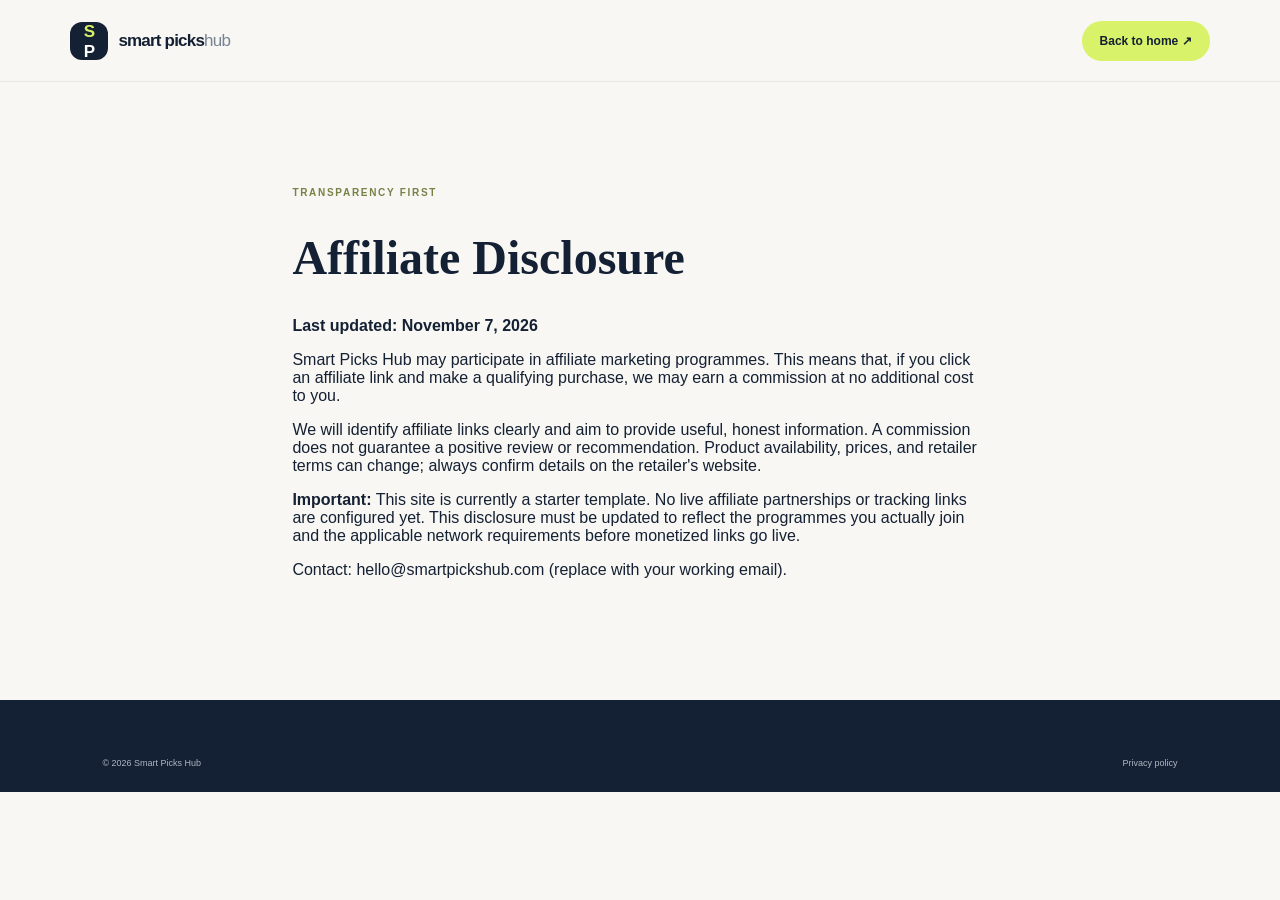
<file: disclosure.html>
<!DOCTYPE html><html lang="en"><head><meta charset="UTF-8"><meta name="viewport" content="width=device-width,initial-scale=1"><title>Affiliate Disclosure | Smart Picks Hub</title><link rel="stylesheet" href="style.css"></head><body><header class="site-header"><a class="brand" href="index.html"><span class="brand-mark">S<span>P</span></span><span class="brand-name">smart picks<span>hub</span></span></a><a class="header-cta" href="index.html">Back to home ↗</a></header><main class="section" style="max-width:900px;margin:auto"><div class="eyebrow">TRANSPARENCY FIRST</div><h1 style="font:800 48px Manrope">Affiliate Disclosure</h1><p><strong>Last updated: November 7, 2026</strong></p><p>Smart Picks Hub may participate in affiliate marketing programmes. This means that, if you click an affiliate link and make a qualifying purchase, we may earn a commission at no additional cost to you.</p><p>We will identify affiliate links clearly and aim to provide useful, honest information. A commission does not guarantee a positive review or recommendation. Product availability, prices, and retailer terms can change; always confirm details on the retailer's website.</p><p><strong>Important:</strong> This site is currently a starter template. No live affiliate partnerships or tracking links are configured yet. This disclosure must be updated to reflect the programmes you actually join and the applicable network requirements before monetized links go live.</p><p>Contact: hello@smartpickshub.com (replace with your working email).</p></main><footer class="site-footer"><div class="footer-bottom"><span>© 2026 Smart Picks Hub</span><a href="privacy.html">Privacy policy</a></div></footer></body></html>
</file>
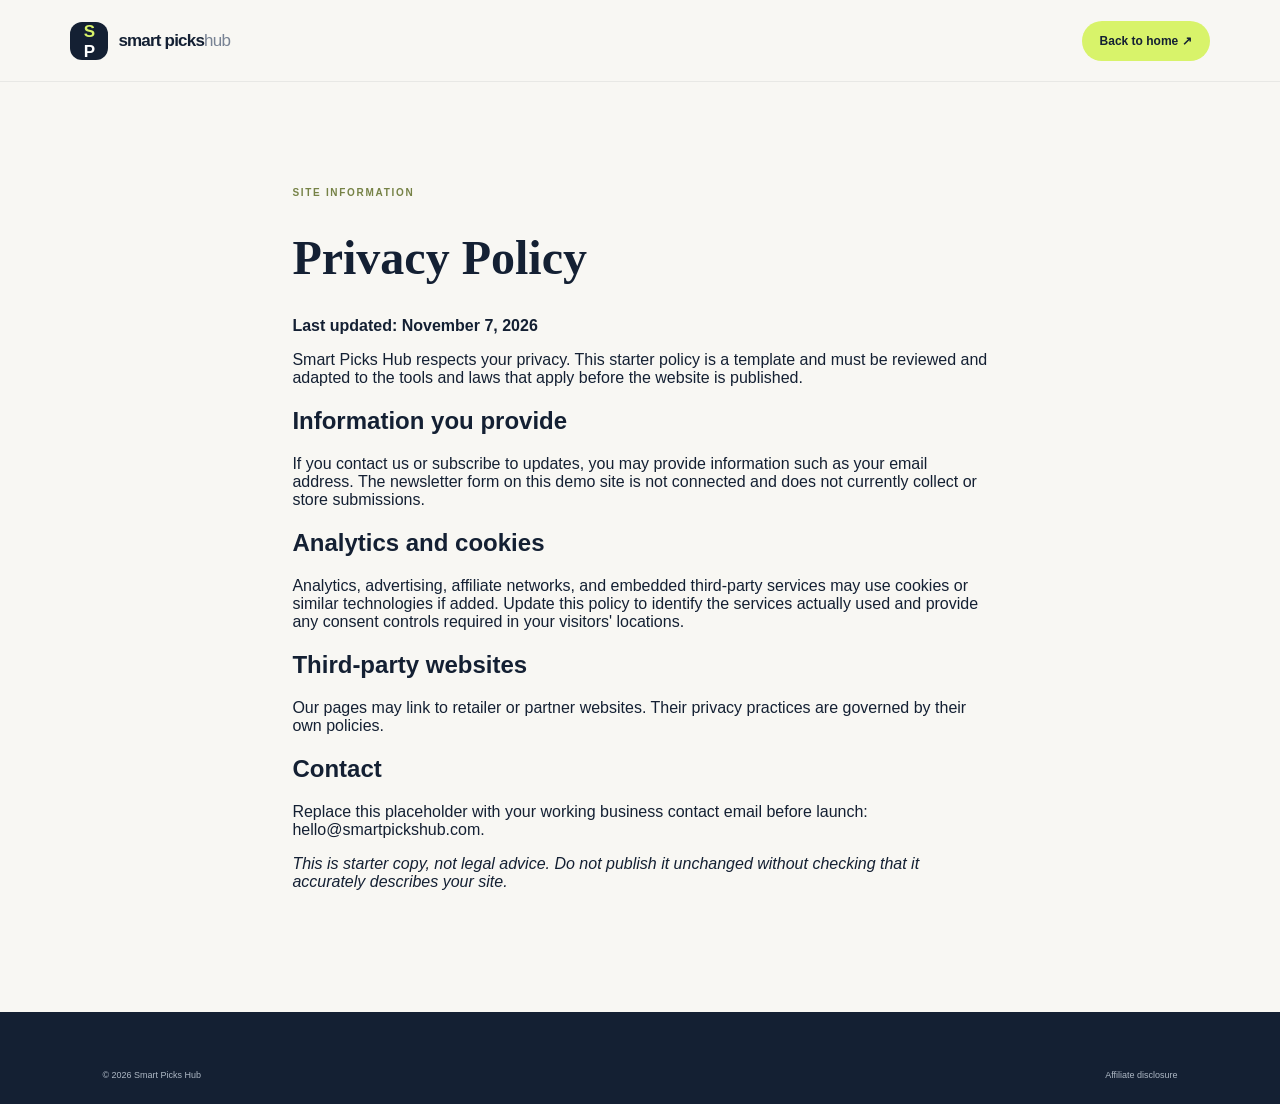
<file: privacy.html>
<!DOCTYPE html><html lang="en"><head><meta charset="UTF-8"><meta name="viewport" content="width=device-width,initial-scale=1"><title>Privacy Policy | Smart Picks Hub</title><link rel="stylesheet" href="style.css"></head><body><header class="site-header"><a class="brand" href="index.html"><span class="brand-mark">S<span>P</span></span><span class="brand-name">smart picks<span>hub</span></span></a><a class="header-cta" href="index.html">Back to home ↗</a></header><main class="section" style="max-width:900px;margin:auto"><div class="eyebrow">SITE INFORMATION</div><h1 style="font:800 48px Manrope">Privacy Policy</h1><p><strong>Last updated: November 7, 2026</strong></p><p>Smart Picks Hub respects your privacy. This starter policy is a template and must be reviewed and adapted to the tools and laws that apply before the website is published.</p><h2>Information you provide</h2><p>If you contact us or subscribe to updates, you may provide information such as your email address. The newsletter form on this demo site is not connected and does not currently collect or store submissions.</p><h2>Analytics and cookies</h2><p>Analytics, advertising, affiliate networks, and embedded third-party services may use cookies or similar technologies if added. Update this policy to identify the services actually used and provide any consent controls required in your visitors' locations.</p><h2>Third-party websites</h2><p>Our pages may link to retailer or partner websites. Their privacy practices are governed by their own policies.</p><h2>Contact</h2><p>Replace this placeholder with your working business contact email before launch: hello@smartpickshub.com.</p><p><em>This is starter copy, not legal advice. Do not publish it unchanged without checking that it accurately describes your site.</em></p></main><footer class="site-footer"><div class="footer-bottom"><span>© 2026 Smart Picks Hub</span><a href="disclosure.html">Affiliate disclosure</a></div></footer></body></html>
</file>
<file: style.css>
*{box-sizing:border-box} :root{--ink:#142033;--muted:#657184;--paper:#f8f7f3;--white:#fff;--lime:#d8f36a;--purple:#ded8ff;--line:#e6e5df;--serif:Georgia,"Times New Roman",serif} html{scroll-behavior:smooth;scroll-padding-top:90px} body{margin:0;background:var(--paper);color:var(--ink);font-family:"DM Sans",sans-serif;-webkit-font-smoothing:antialiased} a{color:inherit;text-decoration:none} button,input{font:inherit}.announcement{height:34px;background:#142033;color:#fff;text-align:center;font-size:11px;letter-spacing:.07em;display:flex;justify-content:center;align-items:center;gap:12px}.announcement span{color:var(--lime)}.site-header{height:82px;padding:0 max(5.5vw,24px);display:flex;align-items:center;justify-content:space-between;background:rgba(248,247,243,.94);border-bottom:1px solid rgba(20,32,51,.07);position:sticky;top:0;z-index:20;backdrop-filter:blur(14px)}.brand{display:flex;align-items:center;gap:10px}.brand-mark{width:38px;height:38px;background:var(--ink);color:var(--lime);display:grid;place-items:center;border-radius:12px;font:800 17px Manrope,sans-serif;letter-spacing:-3px;padding-right:3px}.brand-mark span{color:#fff}.brand-name{font:800 17px Manrope,sans-serif;letter-spacing:-.8px}.brand-name span{color:#788394;font-weight:500}.main-nav{display:flex;gap:31px;color:#536074;font-size:12px;font-weight:600}.main-nav a:hover,.footer-bottom a:hover{color:#687b18}.header-cta{font-size:12px;font-weight:700;background:var(--lime);padding:13px 18px;border-radius:30px}.header-cta span{margin-left:10px}.menu-toggle{display:none;border:0;background:none;font-size:24px;color:var(--ink)}.hero{min-height:600px;padding:75px max(8vw,30px) 76px;display:grid;grid-template-columns:1fr 1fr;align-items:center;gap:5vw;overflow:hidden}.eyebrow{font-size:10px;font-weight:700;letter-spacing:.17em;color:#768246;display:flex;align-items:center;gap:9px}.eyebrow-dot{width:7px;height:7px;border-radius:50%;background:#9db83b}.hero h1{font:800 clamp(54px,6.3vw,88px)/.99 Manrope,sans-serif;letter-spacing:-.075em;margin:24px 0 23px}.hero h1 em,.section-heading h2 em,.guide-copy h2 em,.newsletter h2 em,.about-copy h2 em{font-family:var(--serif);font-weight:400;letter-spacing:-.055em}.hero h1 em{color:#7b8b35}.hero-lead{max-width:480px;font-size:15px;line-height:1.85;color:var(--muted)}.hero-actions{display:flex;align-items:center;gap:27px;margin-top:31px}.button{display:inline-flex;align-items:center;gap:25px;padding:16px 21px;border-radius:4px;font-size:12px;font-weight:700}.button-dark{background:var(--ink);color:#fff}.button-dark span,.button-light span{font-size:17px}.text-link{font-size:12px;font-weight:700}.text-link span{margin-left:8px}.hero-proof{display:flex;align-items:center;gap:13px;margin-top:49px}.proof-avatars{display:flex}.proof-avatars span{width:28px;height:28px;border:2px solid var(--paper);border-radius:50%;display:grid;place-items:center;margin-left:-5px;background:#dce5bc;font-size:12px}.proof-avatars span:first-child{margin-left:0;background:#d8d2f6}.proof-avatars span:last-child{background:#f4d9c6}.hero-proof strong,.hero-proof small{display:block}.hero-proof strong{font-size:11px}.hero-proof small{font-size:10px;color:var(--muted);margin-top:3px}.hero-art{height:445px;position:relative;display:grid;place-items:center}.hero-image{width:72%;height:87%;border-radius:48% 48% 5px 5px;overflow:hidden;position:relative;z-index:2;box-shadow:0 24px 60px #18243b20}.hero-image img{width:100%;height:100%;object-fit:cover}.hero-orbit{position:absolute;border:1px solid #d5d9bf;border-radius:50%;width:95%;height:95%;transform:rotate(-20deg)}.orbit-two{width:108%;height:78%;transform:rotate(30deg);border-color:#e1d9ce}.floating-note{position:absolute;z-index:3;display:flex;align-items:center;gap:10px;background:#fff;padding:12px 15px;box-shadow:0 12px 35px #18243b17;border-radius:4px}.note-top{top:48px;right:0}.note-bottom{bottom:35px;left:0}.note-icon,.note-star{width:32px;height:32px;display:grid;place-items:center;background:#eff4d9;border-radius:50%;font-size:16px}.note-star{background:#eee9ff}.floating-note b,.floating-note small{display:block}.floating-note b{font-size:10px}.floating-note small{font-size:9px;color:var(--muted);margin-top:4px}.hero-stamp{position:absolute;bottom:15px;right:6%;z-index:4;width:75px;height:75px;border:1px solid #fff;border-radius:50%;display:grid;place-items:center;text-align:center;font-size:8px;letter-spacing:.12em;line-height:1.5;color:#fff;background:#7c884b}.ticker{background:var(--lime);overflow:hidden;white-space:nowrap;padding:15px 0;font:700 10px Manrope,sans-serif;letter-spacing:.13em}.ticker div{word-spacing:8px;text-align:center}.ticker i{font-style:normal;margin:0 23px;color:#7b8c37}.section{padding:105px max(8vw,30px)}.section-heading{display:flex;justify-content:space-between;align-items:end;gap:30px;margin-bottom:38px}.section-heading h2,.guide-copy h2,.newsletter h2,.about-copy h2{font:800 clamp(34px,4vw,50px)/1.1 Manrope,sans-serif;letter-spacing:-.065em;margin:15px 0 0}.section-heading h2 em,.guide-copy h2 em,.newsletter h2 em,.about-copy h2 em{color:#7c8b3d}.section-heading>p{max-width:290px;color:var(--muted);font-size:12px;line-height:1.8;margin:0 0 4px}.category-grid{display:grid;grid-template-columns:repeat(4,1fr);gap:13px}.category-card{min-height:265px;padding:24px;position:relative;overflow:hidden;transition:transform .25s}.category-card:hover{transform:translateY(-5px)}.cat-tech{background:#e4e2f5}.cat-style{background:#f3e2dc}.cat-home{background:#e4e9d7}.cat-life{background:#e6e9ee}.category-icon{font-size:30px;display:block;margin-bottom:35px}.category-number{font-size:8px;letter-spacing:.14em;color:#727b83}.category-card h3{font:700 19px Manrope,sans-serif;letter-spacing:-.7px;margin:10px 0}.category-card p{font-size:11px;line-height:1.65;color:#626b75;max-width:190px}.category-arrow{position:absolute;right:20px;bottom:18px;font-size:19px}.picks-section{background:#fff}.picks-heading{margin-bottom:34px}.filter-row{display:flex;justify-content:space-between;align-items:center;gap:20px;margin-bottom:28px}.filter-tabs{display:flex;gap:7px;flex-wrap:wrap}.filter-btn{border:1px solid var(--line);background:#fff;border-radius:30px;padding:9px 15px;font-size:10px;color:#697386;cursor:pointer}.filter-btn.active,.filter-btn:hover{background:var(--ink);border-color:var(--ink);color:#fff}.search-box{display:flex;align-items:center;gap:9px;border-bottom:1px solid #aeb4bd;padding:7px 0;width:190px;color:#697386}.search-box span{font-size:20px}.search-box input{border:0;outline:0;background:transparent;width:100%;font-size:11px;color:var(--ink)}.product-grid{display:grid;grid-template-columns:repeat(3,1fr);gap:34px 18px}.product-card{min-width:0}.product-image{height:260px;background:#f1f0eb;position:relative;overflow:hidden}.product-image img{width:100%;height:100%;object-fit:cover;transition:transform .5s}.product-card:hover .product-image img{transform:scale(1.045)}.product-tag{position:absolute;top:14px;left:14px;background:#fff;padding:7px 10px;font-size:8px;font-weight:700;letter-spacing:.1em}.save-btn{position:absolute;right:13px;top:12px;width:31px;height:31px;border:0;border-radius:50%;background:#fff;font-size:19px;cursor:pointer;color:#29364a}.save-btn[aria-pressed=true]{background:var(--lime)}.product-info{padding:17px 2px}.product-meta{display:flex;justify-content:space-between;font-size:8px;letter-spacing:.12em;color:#87906a;font-weight:700}.product-info h3{font:700 18px Manrope,sans-serif;letter-spacing:-.6px;margin:10px 0 7px}.product-info p{font-size:11px;line-height:1.7;color:var(--muted);margin:0;max-width:300px}.product-link{display:inline-flex;align-items:center;gap:20px;font-size:10px;font-weight:700;margin-top:16px;border-bottom:1px solid #c8d28f;padding-bottom:5px}.product-link span{font-size:15px}.affiliate-note{font-size:10px;color:#87909b;line-height:1.7;margin:35px 0 0;padding:13px 15px;background:#f7f7f3;border-left:2px solid #c6d86a}.empty-state{padding:35px;text-align:center;color:var(--muted);font-size:13px}.guide-band{background:#17243a;color:#fff;padding:75px max(8vw,30px)}.guide-inner{display:grid;grid-template-columns:1fr 1fr;gap:8vw;align-items:center}.guide-visual{height:340px;position:relative;overflow:hidden}.guide-visual img{width:100%;height:100%;object-fit:cover;opacity:.85}.guide-label{position:absolute;bottom:18px;left:18px;background:var(--lime);color:var(--ink);padding:12px 16px;font-size:9px;line-height:1.5;letter-spacing:.1em;font-weight:700}.guide-copy .eyebrow{color:var(--lime)}.guide-copy h2{font-size:clamp(35px,4vw,52px);max-width:490px}.guide-copy h2 em{color:var(--lime)}.guide-copy>p{color:#c2cad5;font-size:13px;line-height:1.9;max-width:450px;margin:22px 0 28px}.button-light{background:var(--lime);color:var(--ink)}.articles-section{background:var(--paper)}.article-grid{display:grid;grid-template-columns:repeat(3,1fr);gap:20px}.article-card{background:#fff}.article-visual{height:180px;padding:17px;display:flex;align-items:flex-start;justify-content:space-between}.article-visual span{font-size:8px;letter-spacing:.13em;font-weight:700}.article-visual b{font:60px var(--serif);opacity:.7}.article-one{background:#e1e3f3}.article-two{background:#f0e0d7}.article-three{background:#e2e8d7}.article-content{padding:22px}.article-content small{font-size:8px;letter-spacing:.1em;color:#87906a;font-weight:700}.article-content h3{font:700 17px/1.35 Manrope,sans-serif;letter-spacing:-.5px;margin:12px 0 8px}.article-content p{font-size:11px;line-height:1.7;color:var(--muted);min-height:55px}.article-content a{font-size:10px;font-weight:700;display:inline-flex;gap:18px;margin-top:10px}.newsletter{background:var(--lime);padding:54px max(8vw,30px);display:grid;grid-template-columns:65px 1fr 1fr;align-items:center;gap:25px}.newsletter-mark{width:54px;height:54px;border:1px solid #9cac48;border-radius:50%;display:grid;place-items:center;font-size:26px}.newsletter .eyebrow{color:#596b24}.newsletter h2{font-size:36px;margin-top:8px}.newsletter h2 em{color:#596b24}.newsletter p{font-size:11px;line-height:1.7;color:#4f5e2d;max-width:340px}.newsletter-form{display:grid;grid-template-columns:1fr auto;gap:0}.newsletter-form input{min-width:0;border:1px solid #9eae54;background:rgba(255,255,255,.4);padding:15px;font-size:11px;outline:0}.newsletter-form button{border:0;background:var(--ink);color:#fff;padding:0 18px;font-size:10px;font-weight:700;cursor:pointer}.newsletter-form button span{margin-left:10px}.newsletter-form small{grid-column:1/-1;font-size:9px;color:#56652b;margin-top:9px}.about-section{display:grid;grid-template-columns:120px 1.2fr 1fr;gap:35px;align-items:center}.about-number{font:800 34px/.9 Manrope,sans-serif;letter-spacing:-.08em;color:#9cac58}.about-number span{font:700 8px "DM Sans",sans-serif;letter-spacing:.1em;color:#8b929b}.about-copy h2{font-size:34px}.about-section>p{font-size:12px;line-height:1.9;color:var(--muted);margin:25px 0 0}.site-footer{background:#142033;color:#fff;padding:36px max(8vw,30px) 24px}.footer-top{display:flex;align-items:center;justify-content:space-between;padding-bottom:32px;border-bottom:1px solid #ffffff22}.brand-footer .brand-mark{background:var(--lime);color:var(--ink)}.brand-footer .brand-mark span{color:#657b20}.brand-footer .brand-name{color:#fff}.brand-footer .brand-name span{color:#aeb8c5}.footer-top>p{font:italic 16px var(--serif);color:#c5ccd4}.back-top{font-size:10px;color:var(--lime)}.footer-bottom{display:flex;justify-content:space-between;gap:15px;padding-top:22px;color:#aeb8c5;font-size:9px}.footer-bottom div{display:flex;gap:20px}.footer-location{color:#d8f36a}.sr-only{position:absolute;width:1px;height:1px;padding:0;margin:-1px;overflow:hidden;clip:rect(0,0,0,0);white-space:nowrap;border:0}
@media(max-width:900px){.main-nav{gap:15px}.hero{padding-top:55px;gap:2vw}.hero-art{height:390px}.category-grid{grid-template-columns:repeat(2,1fr)}.product-image{height:220px}.newsletter{grid-template-columns:55px 1fr}.newsletter-form{grid-column:2}.about-section{grid-template-columns:80px 1fr}.about-section>p{grid-column:2;margin-top:0}}
@media(max-width:650px){.announcement{font-size:9px}.site-header{height:68px;padding:0 20px}.menu-toggle{display:block;order:3}.header-cta{margin-left:auto;margin-right:15px;padding:11px 13px;font-size:10px}.main-nav{display:none;position:absolute;top:68px;left:0;right:0;background:var(--paper);padding:20px;box-shadow:0 15px 20px #14203312;flex-direction:column;gap:18px}.main-nav.open{display:flex}.hero{grid-template-columns:1fr;padding:55px 24px 35px;gap:15px}.hero h1{font-size:60px}.hero-lead{font-size:13px}.hero-art{height:340px;margin:5px 5px 0}.hero-image{width:70%;height:90%}.note-top{right:-3px;top:20px}.note-bottom{left:-3px;bottom:15px}.hero-stamp{right:2%;bottom:0}.ticker{padding:12px 0}.ticker div{font-size:9px}.section{padding:70px 23px}.section-heading{display:block}.section-heading>p{margin-top:15px}.section-heading h2{font-size:37px}.category-grid{gap:9px}.category-card{min-height:220px;padding:17px}.category-icon{margin-bottom:22px}.category-card h3{font-size:16px}.category-card p{font-size:10px}.filter-row{align-items:flex-start;flex-direction:column}.filter-tabs{gap:5px}.filter-btn{padding:8px 11px}.search-box{width:100%}.product-grid{grid-template-columns:repeat(2,minmax(0,1fr));gap:25px 12px}.product-image{height:180px}.product-info h3{font-size:15px}.product-info p{font-size:10px}.guide-band{padding:55px 23px}.guide-inner{grid-template-columns:1fr;gap:35px}.guide-visual{height:240px}.guide-copy h2{font-size:39px}.article-grid{grid-template-columns:1fr;gap:15px}.article-visual{height:150px}.article-content p{min-height:0}.newsletter{padding:45px 23px;grid-template-columns:45px 1fr;gap:15px}.newsletter-mark{width:42px;height:42px}.newsletter h2{font-size:31px}.newsletter-form{grid-column:1/-1;margin-top:10px}.newsletter-form input{padding:13px 10px}.newsletter-form button{padding:0 12px}.about-section{padding:65px 23px;grid-template-columns:55px 1fr;gap:18px}.about-number{font-size:25px}.about-copy h2{font-size:29px}.about-section>p{font-size:11px}.site-footer{padding:30px 23px 22px}.footer-top{flex-wrap:wrap;gap:15px}.footer-top>p{order:3;width:100%;margin:0}.footer-bottom{flex-wrap:wrap;line-height:1.7}.footer-bottom div{order:3;width:100%;flex-wrap:wrap;gap:15px}.footer-location{margin-left:auto}}
@media(max-width:380px){.product-grid{grid-template-columns:1fr}.product-image{height:230px}.hero h1{font-size:53px}.category-card{min-height:235px}}
</file>
